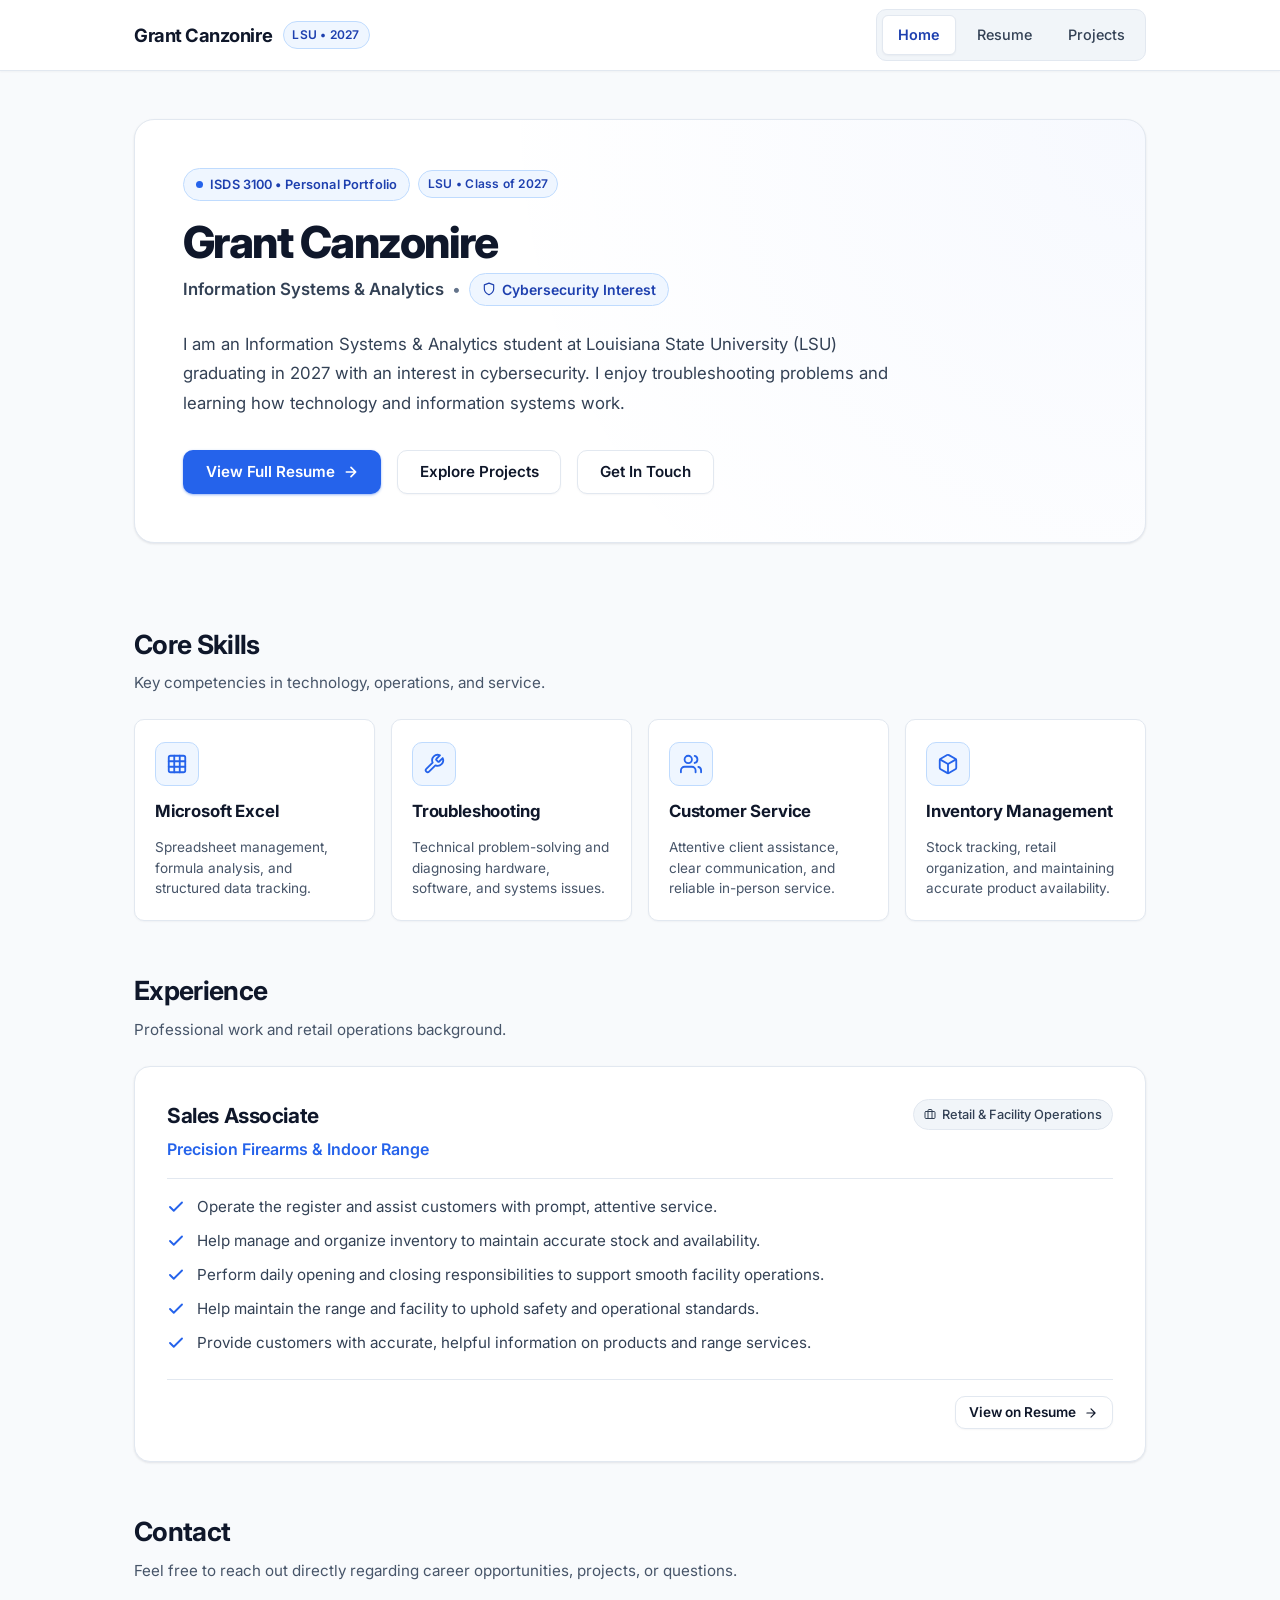
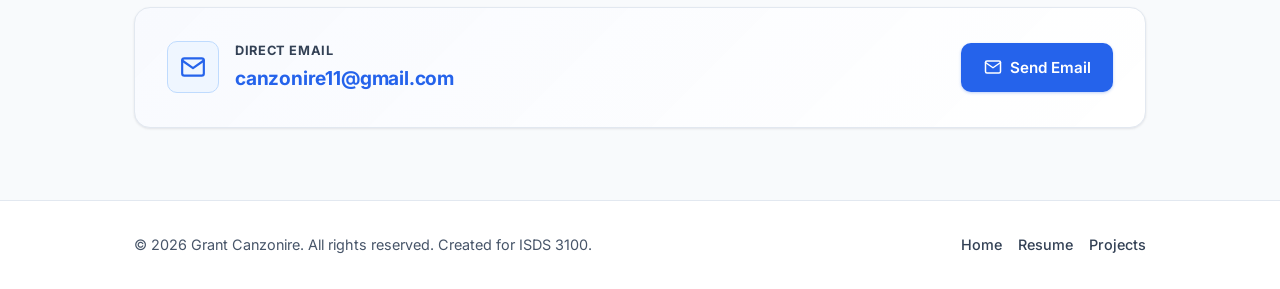
<file: index.html>
<!DOCTYPE html>
<html lang="en">
<head>
  <meta charset="UTF-8">
  <meta name="viewport" content="width=device-width, initial-scale=1.0">
  <meta name="description" content="Personal portfolio website of Grant Canzonire, Information Systems & Analytics student at Louisiana State University (LSU).">
  <title>Grant Canzonire | Home</title>
  <link rel="preconnect" href="https://fonts.googleapis.com">
  <link rel="preconnect" href="https://fonts.gstatic.com" crossorigin>
  <link href="https://fonts.googleapis.com/css2?family=Inter:wght@400;500;600;700;800&display=swap" rel="stylesheet">
  <link rel="stylesheet" href="styles.css">
</head>
<body>

  <a href="#main-content" class="skip-link">Skip to main content</a>

  <!-- Site Navigation -->
  <header class="site-header">
    <div class="container header-inner">
      <a href="index.html" class="site-brand">
        <span>Grant Canzonire</span>
        <span class="brand-badge">LSU &bull; 2027</span>
      </a>
      <nav class="main-nav" aria-label="Main Navigation">
        <a href="index.html" class="nav-link active" aria-current="page">Home</a>
        <a href="resume.html" class="nav-link">Resume</a>
        <a href="project.html" class="nav-link">Projects</a>
      </nav>
    </div>
  </header>

  <!-- Main Content Area -->
  <main id="main-content" class="main-content container">

    <!-- Section: Profile / About Me -->
    <section id="about" class="hero-section" aria-labelledby="profile-heading">
      <div class="hero-card">
        <div class="hero-top-row">
          <span class="hero-tag">
            <span class="hero-tag-dot"></span>
            ISDS 3100 &bull; Personal Portfolio
          </span>
          <span class="brand-badge">LSU &bull; Class of 2027</span>
        </div>

        <h1 id="profile-heading" class="hero-title">Grant Canzonire</h1>

        <div class="hero-pills">
          <span class="hero-pill-major">Information Systems &amp; Analytics</span>
          <span class="hero-pill-separator" style="color: var(--text-light);" aria-hidden="true">&bull;</span>
          <span class="hero-pill-focus">
            <svg aria-hidden="true" width="14" height="14" viewBox="0 0 24 24" fill="none" stroke="currentColor" stroke-width="2" stroke-linecap="round" stroke-linejoin="round">
              <path d="M12 22s8-4 8-10V5l-8-3-8 3v7c0 6 8 10 8 10z"/>
            </svg>
            Cybersecurity Interest
          </span>
        </div>

        <p class="hero-description">
          I am an Information Systems &amp; Analytics student at Louisiana State University (LSU) graduating in 2027 with an interest in cybersecurity. I enjoy troubleshooting problems and learning how technology and information systems work.
        </p>

        <div class="hero-actions">
          <a href="resume.html" class="btn btn-primary">
            View Full Resume
            <svg aria-hidden="true" width="16" height="16" viewBox="0 0 24 24" fill="none" stroke="currentColor" stroke-width="2.5" stroke-linecap="round" stroke-linejoin="round">
              <path d="M5 12h14M12 5l7 7-7 7"/>
            </svg>
          </a>
          <a href="project.html" class="btn btn-secondary">Explore Projects</a>
          <a href="#contact" class="btn btn-secondary">Get In Touch</a>
        </div>
      </div>
    </section>

    <!-- Section: Skills -->
    <section id="skills" class="section" aria-labelledby="skills-heading">
      <div class="section-header">
        <h2 id="skills-heading" class="section-title">Core Skills</h2>
        <p class="section-subtitle">Key competencies in technology, operations, and service.</p>
      </div>

      <div class="skills-grid">
        <!-- Skill 1: Microsoft Excel -->
        <div class="skill-card">
          <div class="skill-icon-wrapper">
            <svg aria-hidden="true" width="22" height="22" viewBox="0 0 24 24" fill="none" stroke="currentColor" stroke-width="2" stroke-linecap="round" stroke-linejoin="round">
              <rect x="3" y="3" width="18" height="18" rx="2" ry="2"/>
              <line x1="3" y1="9" x2="21" y2="9"/>
              <line x1="3" y1="15" x2="21" y2="15"/>
              <line x1="9" y1="3" x2="9" y2="21"/>
              <line x1="15" y1="3" x2="15" y2="21"/>
            </svg>
          </div>
          <h3 class="skill-title">Microsoft Excel</h3>
          <p class="skill-description">Spreadsheet management, formula analysis, and structured data tracking.</p>
        </div>

        <!-- Skill 2: Troubleshooting -->
        <div class="skill-card">
          <div class="skill-icon-wrapper">
            <svg aria-hidden="true" width="22" height="22" viewBox="0 0 24 24" fill="none" stroke="currentColor" stroke-width="2" stroke-linecap="round" stroke-linejoin="round">
              <path d="M14.7 6.3a1 1 0 0 0 0 1.4l1.6 1.6a1 1 0 0 0 1.4 0l3.77-3.77a6 6 0 0 1-7.94 7.94l-6.91 6.91a2.12 2.12 0 0 1-3-3l6.91-6.91a6 6 0 0 1 7.94-7.94l-3.76 3.76z"/>
            </svg>
          </div>
          <h3 class="skill-title">Troubleshooting</h3>
          <p class="skill-description">Technical problem-solving and diagnosing hardware, software, and systems issues.</p>
        </div>

        <!-- Skill 3: Customer Service -->
        <div class="skill-card">
          <div class="skill-icon-wrapper">
            <svg aria-hidden="true" width="22" height="22" viewBox="0 0 24 24" fill="none" stroke="currentColor" stroke-width="2" stroke-linecap="round" stroke-linejoin="round">
              <path d="M17 21v-2a4 4 0 0 0-4-4H5a4 4 0 0 0-4 4v2"/>
              <circle cx="9" cy="7" r="4"/>
              <path d="M23 21v-2a4 4 0 0 0-3-3.87"/>
              <path d="M16 3.13a4 4 0 0 1 0 7.75"/>
            </svg>
          </div>
          <h3 class="skill-title">Customer Service</h3>
          <p class="skill-description">Attentive client assistance, clear communication, and reliable in-person service.</p>
        </div>

        <!-- Skill 4: Inventory Management -->
        <div class="skill-card">
          <div class="skill-icon-wrapper">
            <svg aria-hidden="true" width="22" height="22" viewBox="0 0 24 24" fill="none" stroke="currentColor" stroke-width="2" stroke-linecap="round" stroke-linejoin="round">
              <path d="M21 16V8a2 2 0 0 0-1-1.73l-7-4a2 2 0 0 0-2 0l-7 4A2 2 0 0 0 3 8v8a2 2 0 0 0 1 1.73l7 4a2 2 0 0 0 2 0l7-4A2 2 0 0 0 21 16z"/>
              <polyline points="3.27 6.96 12 12.01 20.73 6.96"/>
              <line x1="12" y1="22.08" x2="12" y2="12"/>
            </svg>
          </div>
          <h3 class="skill-title">Inventory Management</h3>
          <p class="skill-description">Stock tracking, retail organization, and maintaining accurate product availability.</p>
        </div>
      </div>
    </section>

    <!-- Section: Experience -->
    <section id="experience" class="section" aria-labelledby="experience-heading">
      <div class="section-header">
        <h2 id="experience-heading" class="section-title">Experience</h2>
        <p class="section-subtitle">Professional work and retail operations background.</p>
      </div>

      <div class="experience-card">
        <article class="experience-item">
          <div class="experience-header-block">
            <div class="experience-role-group">
              <h3 class="experience-role">Sales Associate</h3>
              <p class="experience-org">Precision Firearms &amp; Indoor Range</p>
            </div>
            <span class="experience-status-badge">
              <svg aria-hidden="true" width="12" height="12" viewBox="0 0 24 24" fill="none" stroke="currentColor" stroke-width="2" stroke-linecap="round" stroke-linejoin="round">
                <rect x="2" y="7" width="20" height="14" rx="2" ry="2"/>
                <path d="M16 21V5a2 2 0 0 0-2-2h-4a2 2 0 0 0-2 2v16"/>
              </svg>
              Retail &amp; Facility Operations
            </span>
          </div>

          <ul class="experience-bullets">
            <li class="experience-bullet-item">
              <svg class="bullet-icon" aria-hidden="true" viewBox="0 0 24 24" fill="none" stroke="currentColor" stroke-width="2.5" stroke-linecap="round" stroke-linejoin="round">
                <polyline points="20 6 9 17 4 12"/>
              </svg>
              <span>Operate the register and assist customers with prompt, attentive service.</span>
            </li>
            <li class="experience-bullet-item">
              <svg class="bullet-icon" aria-hidden="true" viewBox="0 0 24 24" fill="none" stroke="currentColor" stroke-width="2.5" stroke-linecap="round" stroke-linejoin="round">
                <polyline points="20 6 9 17 4 12"/>
              </svg>
              <span>Help manage and organize inventory to maintain accurate stock and availability.</span>
            </li>
            <li class="experience-bullet-item">
              <svg class="bullet-icon" aria-hidden="true" viewBox="0 0 24 24" fill="none" stroke="currentColor" stroke-width="2.5" stroke-linecap="round" stroke-linejoin="round">
                <polyline points="20 6 9 17 4 12"/>
              </svg>
              <span>Perform daily opening and closing responsibilities to support smooth facility operations.</span>
            </li>
            <li class="experience-bullet-item">
              <svg class="bullet-icon" aria-hidden="true" viewBox="0 0 24 24" fill="none" stroke="currentColor" stroke-width="2.5" stroke-linecap="round" stroke-linejoin="round">
                <polyline points="20 6 9 17 4 12"/>
              </svg>
              <span>Help maintain the range and facility to uphold safety and operational standards.</span>
            </li>
            <li class="experience-bullet-item">
              <svg class="bullet-icon" aria-hidden="true" viewBox="0 0 24 24" fill="none" stroke="currentColor" stroke-width="2.5" stroke-linecap="round" stroke-linejoin="round">
                <polyline points="20 6 9 17 4 12"/>
              </svg>
              <span>Provide customers with accurate, helpful information on products and range services.</span>
            </li>
          </ul>

          <div class="experience-card-footer">
            <a href="resume.html" class="btn btn-secondary btn-sm">
              View on Resume
              <svg aria-hidden="true" width="14" height="14" viewBox="0 0 24 24" fill="none" stroke="currentColor" stroke-width="2" stroke-linecap="round" stroke-linejoin="round">
                <path d="M5 12h14M12 5l7 7-7 7"/>
              </svg>
            </a>
          </div>
        </article>
      </div>
    </section>

    <!-- Section: Contact -->
    <section id="contact" class="section" aria-labelledby="contact-heading">
      <div class="section-header">
        <h2 id="contact-heading" class="section-title">Contact</h2>
        <p class="section-subtitle">Feel free to reach out directly regarding career opportunities, projects, or questions.</p>
      </div>

      <div class="contact-featured-card">
        <div class="contact-info-block">
          <div class="contact-icon-large">
            <svg aria-hidden="true" width="26" height="26" viewBox="0 0 24 24" fill="none" stroke="currentColor" stroke-width="2" stroke-linecap="round" stroke-linejoin="round">
              <path d="M4 4h16c1.1 0 2 .9 2 2v12c0 1.1-.9 2-2 2H4c-1.1 0-2-.9-2-2V6c0-1.1.9-2 2-2z"/>
              <polyline points="22,6 12,13 2,6"/>
            </svg>
          </div>
          <div class="contact-text-group">
            <span class="contact-label">Direct Email</span>
            <a href="mailto:canzonire11@gmail.com" class="contact-email-link">canzonire11@gmail.com</a>
          </div>
        </div>

        <a href="mailto:canzonire11@gmail.com" class="contact-cta-btn">
          <svg aria-hidden="true" width="18" height="18" viewBox="0 0 24 24" fill="none" stroke="currentColor" stroke-width="2" stroke-linecap="round" stroke-linejoin="round">
            <path d="M4 4h16c1.1 0 2 .9 2 2v12c0 1.1-.9 2-2 2H4c-1.1 0-2-.9-2-2V6c0-1.1.9-2 2-2z"/>
            <polyline points="22,6 12,13 2,6"/>
          </svg>
          Send Email
        </a>
      </div>
    </section>

  </main>

  <!-- Site Footer -->
  <footer class="site-footer">
    <div class="container footer-inner">
      <p>&copy; 2026 Grant Canzonire. All rights reserved. Created for ISDS 3100.</p>
      <nav class="footer-links" aria-label="Footer Navigation">
        <a href="index.html">Home</a>
        <a href="resume.html">Resume</a>
        <a href="project.html">Projects</a>
      </nav>
    </div>
  </footer>

</body>
</html>
</file>
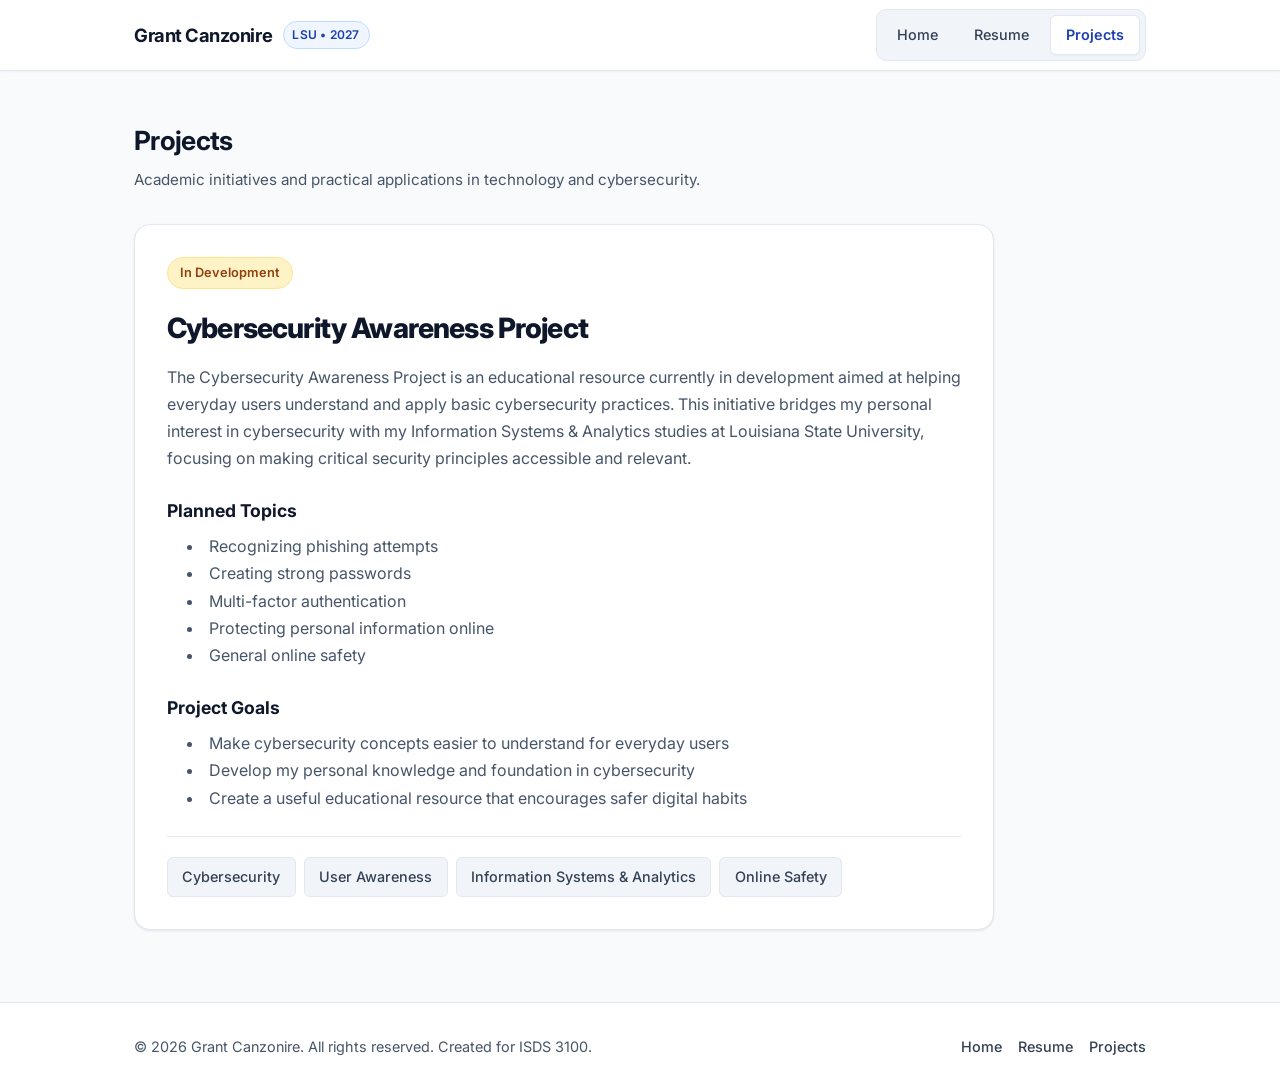
<file: project.html>
<!DOCTYPE html>
<html lang="en">
<head>
  <meta charset="UTF-8">
  <meta name="viewport" content="width=device-width, initial-scale=1.0">
  <meta name="description" content="Projects by Grant Canzonire - Information Systems &amp; Analytics student at Louisiana State University (LSU).">
  <title>Grant Canzonire | Projects</title>
  <link rel="preconnect" href="https://fonts.googleapis.com">
  <link rel="preconnect" href="https://fonts.gstatic.com" crossorigin>
  <link href="https://fonts.googleapis.com/css2?family=Inter:wght@400;500;600;700;800&display=swap" rel="stylesheet">
  <link rel="stylesheet" href="styles.css">
</head>
<body>

  <a href="#main-content" class="skip-link">Skip to main content</a>

  <!-- Site Navigation -->
  <header class="site-header">
    <div class="container header-inner">
      <a href="index.html" class="site-brand">
        <span>Grant Canzonire</span>
        <span class="brand-badge">LSU &bull; 2027</span>
      </a>
      <nav class="main-nav" aria-label="Main Navigation">
        <a href="index.html" class="nav-link">Home</a>
        <a href="resume.html" class="nav-link">Resume</a>
        <a href="project.html" class="nav-link active" aria-current="page">Projects</a>
      </nav>
    </div>
  </header>

  <!-- Main Content Area -->
  <main id="main-content" class="main-content container">

    <!-- Page Header -->
    <section class="section-header" style="margin-top: 1rem; margin-bottom: 2rem;">
      <h1 class="section-title">Projects</h1>
      <p class="section-subtitle">Academic initiatives and practical applications in technology and cybersecurity.</p>
    </section>

    <!-- Single Featured Project: In Development -->
    <article class="card" style="max-width: 860px;">
      
      <!-- Project Header / Status -->
      <div style="margin-bottom: 1.25rem;">
        <span class="project-badge" style="background-color: #fef3c7; color: #92400e; font-weight: 600; padding: 0.3rem 0.75rem; border-radius: 9999px;">
          In Development
        </span>
        <h2 class="project-title" style="font-size: 1.75rem; margin-top: 0.5rem; margin-bottom: 0.75rem;">
          Cybersecurity Awareness Project
        </h2>
        <p class="project-description" style="font-size: 1rem; line-height: 1.7; color: var(--text-muted); margin-bottom: 1.5rem;">
          The Cybersecurity Awareness Project is an educational resource currently in development aimed at helping everyday users understand and apply basic cybersecurity practices. This initiative bridges my personal interest in cybersecurity with my Information Systems &amp; Analytics studies at Louisiana State University, focusing on making critical security principles accessible and relevant.
        </p>
      </div>

      <!-- Planned Topics Section -->
      <div style="margin-bottom: 1.5rem;">
        <h3 style="font-size: 1.1rem; font-weight: 700; color: var(--text-main); margin-bottom: 0.5rem;">
          Planned Topics
        </h3>
        <ul style="padding-left: 1.25rem; color: var(--text-muted); line-height: 1.7;">
          <li>Recognizing phishing attempts</li>
          <li>Creating strong passwords</li>
          <li>Multi-factor authentication</li>
          <li>Protecting personal information online</li>
          <li>General online safety</li>
        </ul>
      </div>

      <!-- Project Goals Section -->
      <div style="margin-bottom: 1.5rem;">
        <h3 style="font-size: 1.1rem; font-weight: 700; color: var(--text-main); margin-bottom: 0.5rem;">
          Project Goals
        </h3>
        <ul style="padding-left: 1.25rem; color: var(--text-muted); line-height: 1.7;">
          <li>Make cybersecurity concepts easier to understand for everyday users</li>
          <li>Develop my personal knowledge and foundation in cybersecurity</li>
          <li>Create a useful educational resource that encourages safer digital habits</li>
        </ul>
      </div>

      <!-- Focus Tags -->
      <div class="project-tags" style="margin-bottom: 0; margin-top: 1.5rem; padding-top: 1.25rem; border-top: 1px solid var(--border-color);">
        <span class="skill-tag">Cybersecurity</span>
        <span class="skill-tag">User Awareness</span>
        <span class="skill-tag">Information Systems &amp; Analytics</span>
        <span class="skill-tag">Online Safety</span>
      </div>

    </article>

  </main>

  <!-- Site Footer -->
  <footer class="site-footer">
    <div class="container footer-inner">
      <p>&copy; 2026 Grant Canzonire. All rights reserved. Created for ISDS 3100.</p>
      <nav class="footer-links" aria-label="Footer Navigation">
        <a href="index.html">Home</a>
        <a href="resume.html">Resume</a>
        <a href="project.html">Projects</a>
      </nav>
    </div>
  </footer>

</body>
</html>
</file>
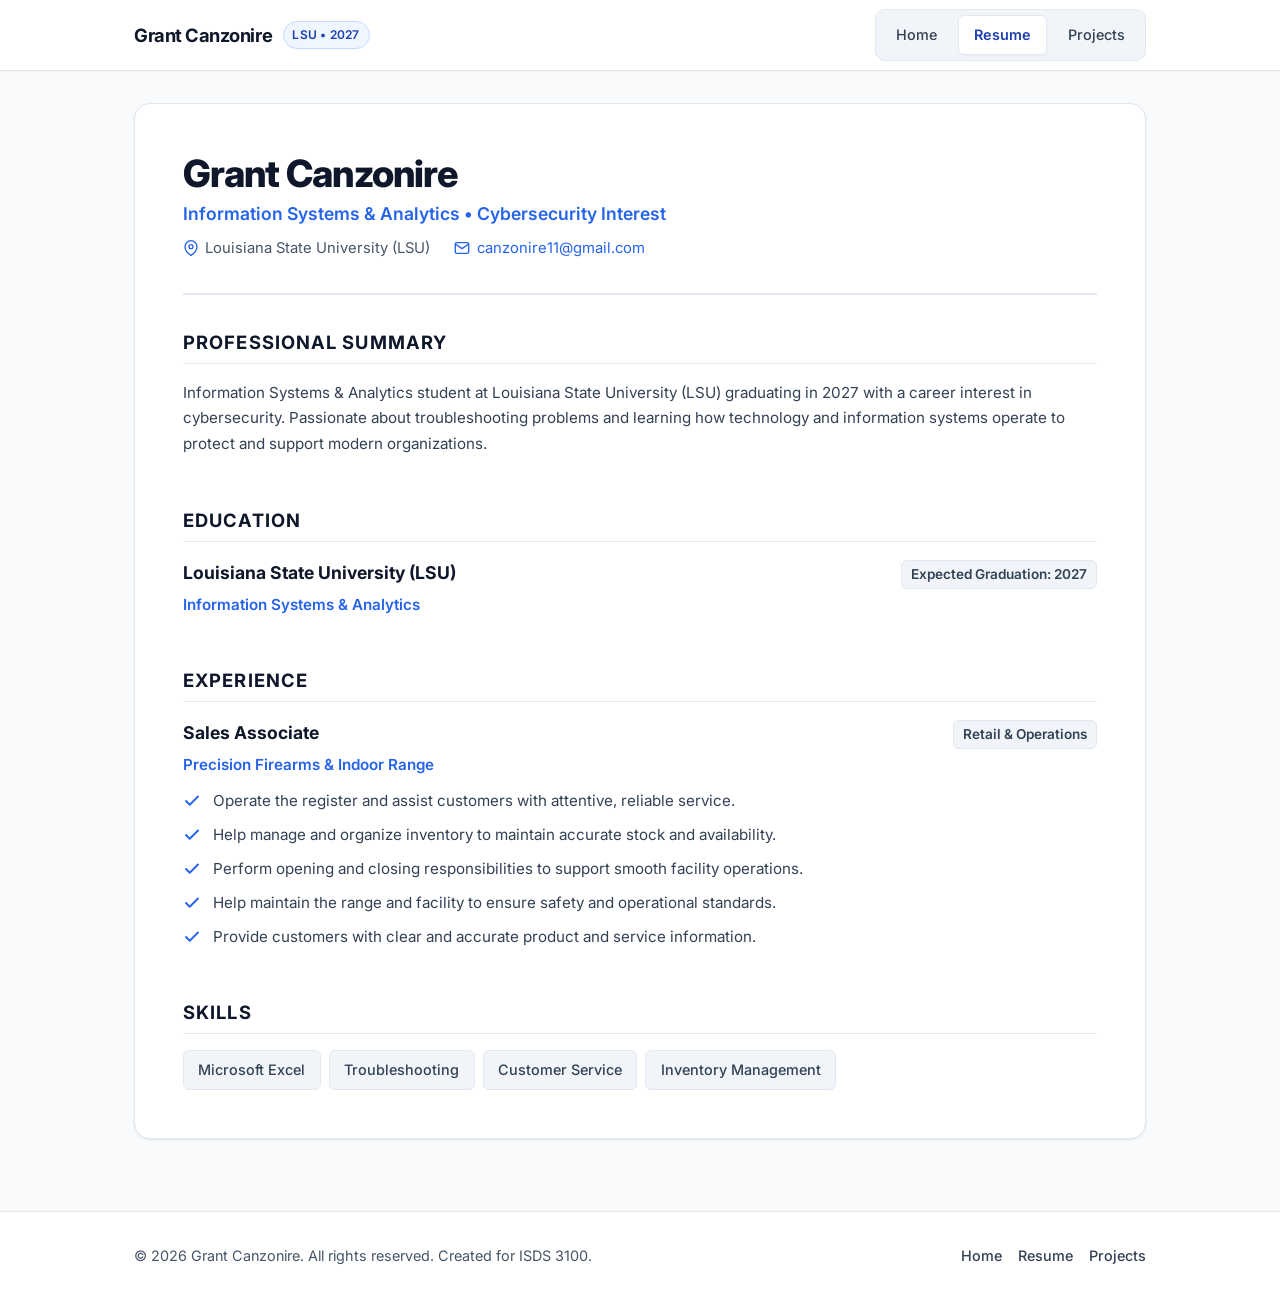
<file: resume.html>
<!DOCTYPE html>
<html lang="en">

<head>
  <meta charset="UTF-8">
  <meta name="viewport" content="width=device-width, initial-scale=1.0">
  <meta name="description"
    content="Resume of Grant Canzonire - Information Systems & Analytics student at Louisiana State University (LSU).">
  <title>Grant Canzonire | Resume</title>
  <link rel="preconnect" href="https://fonts.googleapis.com">
  <link rel="preconnect" href="https://fonts.gstatic.com" crossorigin>
  <link href="https://fonts.googleapis.com/css2?family=Inter:wght@400;500;600;700;800&display=swap" rel="stylesheet">
  <link rel="stylesheet" href="styles.css">
</head>

<body>

  <a href="#main-content" class="skip-link">Skip to main content</a>

  <!-- Site Navigation -->
  <header class="site-header">
    <div class="container header-inner">
      <a href="index.html" class="site-brand">
        <span>Grant Canzonire</span>
        <span class="brand-badge">LSU &bull; 2027</span>
      </a>
      <nav class="main-nav" aria-label="Main Navigation">
        <a href="index.html" class="nav-link">Home</a>
        <a href="resume.html" class="nav-link active" aria-current="page">Resume</a>
        <a href="project.html" class="nav-link">Projects</a>
      </nav>
    </div>
  </header>

  <!-- Main Content Area -->
  <main id="main-content" class="main-content container">

    <!-- Resume Container -->
    <article class="resume-paper">

      <!-- Resume Top Header -->
      <header class="resume-header">
        <div>
          <h1 class="resume-name">Grant Canzonire</h1>
          <p class="resume-headline">Information Systems &amp; Analytics &bull; Cybersecurity Interest</p>
          <div class="resume-meta">
            <span class="resume-meta-item">
              <svg aria-hidden="true" width="16" height="16" viewBox="0 0 24 24" fill="none" stroke="currentColor" stroke-width="2"
                stroke-linecap="round" stroke-linejoin="round">
                <path d="M21 10c0 7-9 13-9 13s-9-6-9-13a9 9 0 0 1 18 0z" />
                <circle cx="12" cy="10" r="3" />
              </svg>
              Louisiana State University (LSU)
            </span>
            <span class="resume-meta-item">
              <svg aria-hidden="true" width="16" height="16" viewBox="0 0 24 24" fill="none" stroke="currentColor" stroke-width="2"
                stroke-linecap="round" stroke-linejoin="round">
                <path d="M4 4h16c1.1 0 2 .9 2 2v12c0 1.1-.9 2-2 2H4c-1.1 0-2-.9-2-2V6c0-1.1.9-2 2-2z" />
                <polyline points="22,6 12,13 2,6" />
              </svg>
              <a href="mailto:canzonire11@gmail.com">canzonire11@gmail.com</a>
            </span>
          </div>
        </div>
      </header>

      <!-- Section: Professional Summary -->
      <section class="resume-section" aria-labelledby="resume-summary-title">
        <h2 id="resume-summary-title" class="resume-section-title">Professional Summary</h2>
        <p class="resume-entry-desc">
          Information Systems &amp; Analytics student at Louisiana State University (LSU) graduating in 2027 with a
          career interest in cybersecurity. Passionate about troubleshooting problems and learning how technology and
          information systems operate to protect and support modern organizations.
        </p>
      </section>

      <!-- Section: Education -->
      <section class="resume-section" aria-labelledby="resume-education-title">
        <h2 id="resume-education-title" class="resume-section-title">Education</h2>

        <div class="resume-entry">
          <div class="resume-entry-header">
            <h3 class="resume-entry-title">Louisiana State University (LSU)</h3>
            <span class="resume-entry-date">Expected Graduation: 2027</span>
          </div>
          <p class="resume-entry-subtitle">Information Systems &amp; Analytics</p>
        </div>
      </section>

      <!-- Section: Professional Experience -->
      <section class="resume-section" aria-labelledby="resume-experience-title">
        <h2 id="resume-experience-title" class="resume-section-title">Experience</h2>

        <div class="resume-entry">
          <div class="resume-entry-header">
            <h3 class="resume-entry-title">Sales Associate</h3>
            <span class="resume-entry-date">Retail &amp; Operations</span>
          </div>
          <p class="resume-entry-subtitle">Precision Firearms &amp; Indoor Range</p>
          <ul class="experience-bullets" style="margin-top: 0.75rem;">
            <li class="experience-bullet-item">
              <svg class="bullet-icon" aria-hidden="true" viewBox="0 0 24 24" fill="none" stroke="currentColor" stroke-width="2.5"
                stroke-linecap="round" stroke-linejoin="round">
                <polyline points="20 6 9 17 4 12" />
              </svg>
              <span>Operate the register and assist customers with attentive, reliable service.</span>
            </li>
            <li class="experience-bullet-item">
              <svg class="bullet-icon" aria-hidden="true" viewBox="0 0 24 24" fill="none" stroke="currentColor" stroke-width="2.5"
                stroke-linecap="round" stroke-linejoin="round">
                <polyline points="20 6 9 17 4 12" />
              </svg>
              <span>Help manage and organize inventory to maintain accurate stock and availability.</span>
            </li>
            <li class="experience-bullet-item">
              <svg class="bullet-icon" aria-hidden="true" viewBox="0 0 24 24" fill="none" stroke="currentColor" stroke-width="2.5"
                stroke-linecap="round" stroke-linejoin="round">
                <polyline points="20 6 9 17 4 12" />
              </svg>
              <span>Perform opening and closing responsibilities to support smooth facility operations.</span>
            </li>
            <li class="experience-bullet-item">
              <svg class="bullet-icon" aria-hidden="true" viewBox="0 0 24 24" fill="none" stroke="currentColor" stroke-width="2.5"
                stroke-linecap="round" stroke-linejoin="round">
                <polyline points="20 6 9 17 4 12" />
              </svg>
              <span>Help maintain the range and facility to ensure safety and operational standards.</span>
            </li>
            <li class="experience-bullet-item">
              <svg class="bullet-icon" aria-hidden="true" viewBox="0 0 24 24" fill="none" stroke="currentColor" stroke-width="2.5"
                stroke-linecap="round" stroke-linejoin="round">
                <polyline points="20 6 9 17 4 12" />
              </svg>
              <span>Provide customers with clear and accurate product and service information.</span>
            </li>
          </ul>
        </div>
      </section>

      <!-- Section: Core Skills -->
      <section class="resume-section" aria-labelledby="resume-skills-title">
        <h2 id="resume-skills-title" class="resume-section-title">Skills</h2>
        <div class="skill-tags" style="margin-top: 0.75rem;">
          <span class="skill-tag">Microsoft Excel</span>
          <span class="skill-tag">Troubleshooting</span>
          <span class="skill-tag">Customer Service</span>
          <span class="skill-tag">Inventory Management</span>
        </div>
      </section>

    </article>

  </main>

  <!-- Site Footer -->
  <footer class="site-footer">
    <div class="container footer-inner">
      <p>&copy; 2026 Grant Canzonire. All rights reserved. Created for ISDS 3100.</p>
      <nav class="footer-links" aria-label="Footer Navigation">
        <a href="index.html">Home</a>
        <a href="resume.html">Resume</a>
        <a href="project.html">Projects</a>
      </nav>
    </div>
  </footer>

</body>

</html>
</file>
<file: styles.css>
/* ==========================================================================
   Grant Canzonire - Personal Portfolio Stylesheet
   Modern, executive, recruiter-ready design system with responsive layouts.
   ========================================================================== */

/* --------------------------------------------------------------------------
   1. Design System & CSS Variables
   -------------------------------------------------------------------------- */
:root {
  /* Color Palette - Executive Slate & Deep Cobalt */
  --primary: #2563eb;
  --primary-hover: #1d4ed8;
  --primary-dark: #1e40af;
  --primary-subtle: #eff6ff;
  --primary-border: #bfdbfe;

  --accent-gold: #b45309;
  --accent-gold-bg: #fef3c7;
  --accent-gold-border: #fde68a;

  --text-main: #0f172a;
  --text-secondary: #334155;
  --text-muted: #475569;
  --text-light: #64748b;

  --bg-body: #f8fafc;
  --bg-surface: #ffffff;
  --bg-surface-alt: #f1f5f9;
  --bg-surface-elevated: #ffffff;

  --border-color: #e2e8f0;
  --border-subtle: #f1f5f9;
  --border-hover: #cbd5e1;

  /* Typography */
  --font-sans: 'Inter', system-ui, -apple-system, BlinkMacSystemFont, 'Segoe UI', Roboto, Oxygen, Ubuntu, Cantarell, sans-serif;
  --font-mono: ui-monospace, SFMono-Regular, Menlo, Monaco, Consolas, monospace;

  /* Spacing */
  --space-2xs: 0.125rem;
  --space-xs: 0.25rem;
  --space-sm: 0.5rem;
  --space-md: 1rem;
  --space-lg: 1.5rem;
  --space-xl: 2rem;
  --space-2xl: 3rem;
  --space-3xl: 4.5rem;

  /* Border Radii */
  --radius-xs: 4px;
  --radius-sm: 6px;
  --radius-md: 10px;
  --radius-lg: 16px;
  --radius-xl: 20px;
  --radius-full: 9999px;

  /* Elevation Shadows (Layered & Soft) */
  --shadow-xs: 0 1px 2px rgba(15, 23, 42, 0.04);
  --shadow-sm: 0 1px 3px rgba(15, 23, 42, 0.06), 0 1px 2px rgba(15, 23, 42, 0.04);
  --shadow-md: 0 4px 14px -2px rgba(15, 23, 42, 0.07), 0 2px 6px -1px rgba(15, 23, 42, 0.04);
  --shadow-lg: 0 12px 24px -4px rgba(15, 23, 42, 0.09), 0 4px 8px -2px rgba(15, 23, 42, 0.04);
  --shadow-hover: 0 14px 28px -4px rgba(37, 99, 235, 0.12), 0 4px 10px -2px rgba(15, 23, 42, 0.05);

  /* Transitions */
  --transition-fast: 150ms cubic-bezier(0.4, 0, 0.2, 1);
  --transition-normal: 220ms cubic-bezier(0.4, 0, 0.2, 1);
}

/* --------------------------------------------------------------------------
   2. Reset & Global Styles
   -------------------------------------------------------------------------- */
*, *::before, *::after {
  box-sizing: border-box;
  margin: 0;
  padding: 0;
}

html {
  font-size: 16px;
  scroll-behavior: smooth;
  text-rendering: optimizeLegibility;
  -webkit-text-size-adjust: 100%;
}

body {
  font-family: var(--font-sans);
  background-color: var(--bg-body);
  color: var(--text-main);
  line-height: 1.65;
  min-height: 100vh;
  display: flex;
  flex-direction: column;
  -webkit-font-smoothing: antialiased;
  -moz-osx-font-smoothing: grayscale;
  overflow-x: hidden;
  overflow-wrap: break-word;
  width: 100%;
}

/* Accessibility: Skip Link */
.skip-link {
  position: absolute;
  top: -100px;
  left: 1rem;
  background-color: var(--primary-dark);
  color: #ffffff;
  padding: 0.6rem 1.1rem;
  border-radius: var(--radius-sm);
  font-weight: 600;
  font-size: 0.9rem;
  z-index: 1000;
  text-decoration: none;
  box-shadow: var(--shadow-md);
  transition: top var(--transition-fast);
}

.skip-link:focus {
  top: 1rem;
  outline: 2px solid #ffffff;
  outline-offset: 2px;
}

/* Accessibility: Keyboard Focus Styles */
:focus-visible {
  outline: 2px solid var(--primary);
  outline-offset: 2px;
}

.site-brand:focus-visible {
  outline: 2px solid var(--primary);
  outline-offset: 3px;
  border-radius: var(--radius-xs);
}

.nav-link:focus-visible {
  outline: 2px solid var(--primary-dark);
  outline-offset: 1px;
}

.btn:focus-visible,
.contact-cta-btn:focus-visible {
  outline: 2px solid var(--primary-dark);
  outline-offset: 2px;
}

.contact-email-link:focus-visible,
.resume-meta-item a:focus-visible,
.footer-links a:focus-visible {
  outline: 2px solid var(--primary);
  outline-offset: 2px;
  border-radius: var(--radius-xs);
}

a {
  color: var(--primary);
  text-decoration: none;
  transition: color var(--transition-fast);
}

a:hover {
  color: var(--primary-hover);
}

img, svg {
  vertical-align: middle;
}

ul {
  list-style-position: inside;
}

/* --------------------------------------------------------------------------
   3. Layout & Containers
   -------------------------------------------------------------------------- */
.container {
  width: 100%;
  max-width: 1060px;
  margin-left: auto;
  margin-right: auto;
  padding-left: var(--space-lg);
  padding-right: var(--space-lg);
}

.main-content {
  flex: 1;
  padding-top: var(--space-xl);
  padding-bottom: var(--space-3xl);
}

/* --------------------------------------------------------------------------
   4. Header & Navigation
   -------------------------------------------------------------------------- */
.site-header {
  background-color: rgba(255, 255, 255, 0.92);
  backdrop-filter: blur(12px);
  -webkit-backdrop-filter: blur(12px);
  border-bottom: 1px solid var(--border-color);
  position: sticky;
  top: 0;
  z-index: 100;
  box-shadow: var(--shadow-xs);
  transition: background-color var(--transition-fast);
}

.header-inner {
  display: flex;
  align-items: center;
  justify-content: space-between;
  height: 70px;
}

.site-brand {
  display: inline-flex;
  align-items: center;
  gap: 0.65rem;
  font-size: 1.15rem;
  font-weight: 700;
  color: var(--text-main);
  letter-spacing: -0.025em;
  transition: opacity var(--transition-fast);
}

.site-brand:hover {
  opacity: 0.85;
}

.brand-badge {
  display: inline-flex;
  align-items: center;
  padding: 0.2rem 0.55rem;
  background-color: var(--primary-subtle);
  color: var(--primary-dark);
  border: 1px solid var(--primary-border);
  border-radius: var(--radius-full);
  font-size: 0.75rem;
  font-weight: 600;
  letter-spacing: 0.02em;
}

.main-nav {
  display: flex;
  align-items: center;
  gap: 0.35rem;
  background-color: var(--bg-surface-alt);
  padding: 0.3rem;
  border-radius: var(--radius-md);
  border: 1px solid var(--border-color);
}

.nav-link {
  display: inline-flex;
  align-items: center;
  justify-content: center;
  padding: 0.45rem 0.95rem;
  font-weight: 500;
  font-size: 0.9rem;
  color: var(--text-secondary);
  border-radius: var(--radius-sm);
  transition: all var(--transition-fast);
  text-decoration: none;
  min-height: 38px;
}

.nav-link:hover {
  color: var(--primary-dark);
  background-color: rgba(255, 255, 255, 0.85);
}

.nav-link.active,
.nav-link[aria-current="page"] {
  color: var(--primary-dark);
  background-color: var(--bg-surface);
  font-weight: 600;
  box-shadow: var(--shadow-xs);
  border: 1px solid var(--border-color);
}

/* --------------------------------------------------------------------------
   5. Hero / Profile Banner
   -------------------------------------------------------------------------- */
.hero-section {
  padding-top: var(--space-md);
  padding-bottom: var(--space-xl);
}

.hero-card {
  background-color: var(--bg-surface);
  border: 1px solid var(--border-color);
  border-radius: var(--radius-xl);
  padding: var(--space-2xl);
  box-shadow: var(--shadow-sm);
  position: relative;
  overflow: hidden;
  background-image: radial-gradient(circle at 100% 0%, rgba(37, 99, 235, 0.04) 0%, transparent 60%);
}

.hero-top-row {
  display: flex;
  flex-wrap: wrap;
  align-items: center;
  gap: var(--space-sm);
  margin-bottom: var(--space-md);
}

.hero-tag {
  display: inline-flex;
  align-items: center;
  gap: 0.45rem;
  background-color: var(--primary-subtle);
  color: var(--primary-dark);
  border: 1px solid var(--primary-border);
  padding: 0.3rem 0.75rem;
  border-radius: var(--radius-full);
  font-size: 0.8rem;
  font-weight: 600;
  letter-spacing: 0.01em;
}

.hero-tag-dot {
  width: 7px;
  height: 7px;
  background-color: var(--primary);
  border-radius: 50%;
  display: inline-block;
}

.hero-title {
  font-size: 2.75rem;
  font-weight: 800;
  letter-spacing: -0.035em;
  line-height: 1.15;
  color: var(--text-main);
  margin-bottom: var(--space-xs);
}

/* Distinct Hierarchy Badges for Major and Cybersecurity Focus */
.hero-pills {
  display: flex;
  flex-wrap: wrap;
  gap: var(--space-sm);
  align-items: center;
  margin-top: 0.35rem;
  margin-bottom: var(--space-lg);
}

.hero-pill-major {
  display: inline-flex;
  align-items: center;
  gap: 0.4rem;
  font-size: 1.05rem;
  font-weight: 600;
  color: var(--text-secondary);
}

.hero-pill-focus {
  display: inline-flex;
  align-items: center;
  gap: 0.35rem;
  background-color: var(--primary-subtle);
  color: var(--primary-dark);
  border: 1px solid var(--primary-border);
  padding: 0.25rem 0.75rem;
  border-radius: var(--radius-full);
  font-size: 0.875rem;
  font-weight: 600;
}

.hero-subtitle {
  font-size: 1.15rem;
  font-weight: 600;
  color: var(--primary-dark);
  margin-bottom: var(--space-md);
}

.hero-description {
  font-size: 1.05rem;
  color: var(--text-secondary);
  max-width: 720px;
  line-height: 1.75;
  margin-bottom: var(--space-xl);
}

.hero-actions {
  display: flex;
  flex-wrap: wrap;
  align-items: center;
  gap: var(--space-md);
}

/* --------------------------------------------------------------------------
   6. Buttons & Interactive Controls
   -------------------------------------------------------------------------- */
.btn {
  display: inline-flex;
  align-items: center;
  justify-content: center;
  gap: 0.5rem;
  padding: 0.7rem 1.35rem;
  font-size: 0.95rem;
  font-weight: 600;
  border-radius: var(--radius-md);
  border: 1px solid transparent;
  cursor: pointer;
  transition: all var(--transition-normal);
  text-decoration: none;
  line-height: 1.25;
}

.btn svg {
  transition: transform var(--transition-fast);
}

.btn:active {
  transform: scale(0.985);
}

.btn-primary {
  background-color: var(--primary);
  color: #ffffff;
  box-shadow: 0 1px 3px rgba(37, 99, 235, 0.3), 0 1px 2px rgba(37, 99, 235, 0.2);
}

.btn-primary:hover {
  background-color: var(--primary-hover);
  color: #ffffff;
  box-shadow: 0 4px 10px rgba(37, 99, 235, 0.35);
  transform: translateY(-1px);
}

.btn-primary:hover svg {
  transform: translateX(2px);
}

.btn-secondary {
  background-color: var(--bg-surface);
  color: var(--text-main);
  border-color: var(--border-color);
  box-shadow: var(--shadow-xs);
}

.btn-secondary:hover {
  background-color: var(--bg-surface-alt);
  border-color: var(--border-hover);
  color: var(--primary-dark);
  transform: translateY(-1px);
  box-shadow: var(--shadow-sm);
}

.btn-sm {
  padding: 0.45rem 0.85rem;
  font-size: 0.85rem;
}

/* --------------------------------------------------------------------------
   7. Section Headers & Cards
   -------------------------------------------------------------------------- */
.section {
  margin-top: var(--space-2xl);
}

.section-header {
  margin-bottom: var(--space-lg);
}

.section-title {
  font-size: 1.65rem;
  font-weight: 700;
  letter-spacing: -0.025em;
  color: var(--text-main);
  display: flex;
  align-items: center;
  gap: 0.5rem;
}

.section-subtitle {
  font-size: 0.95rem;
  color: var(--text-muted);
  margin-top: var(--space-xs);
}

.card {
  background-color: var(--bg-surface);
  border: 1px solid var(--border-color);
  border-radius: var(--radius-lg);
  padding: var(--space-xl);
  box-shadow: var(--shadow-sm);
  transition: transform var(--transition-normal), box-shadow var(--transition-normal), border-color var(--transition-normal);
}

.card:hover {
  box-shadow: var(--shadow-md);
  border-color: var(--border-hover);
}

/* --------------------------------------------------------------------------
   8. Skills Section - Polished 4-Card Responsive Grid
   -------------------------------------------------------------------------- */
.skills-grid {
  display: grid;
  grid-template-columns: repeat(auto-fit, minmax(220px, 1fr));
  gap: var(--space-md);
}

.skill-card {
  background-color: var(--bg-surface);
  border: 1px solid var(--border-color);
  border-radius: var(--radius-md);
  padding: 1.35rem 1.25rem;
  display: flex;
  flex-direction: column;
  gap: 0.75rem;
  box-shadow: var(--shadow-xs);
  transition: transform var(--transition-normal), box-shadow var(--transition-normal), border-color var(--transition-normal);
}

.skill-card:hover {
  transform: translateY(-2px);
  box-shadow: var(--shadow-md);
  border-color: var(--primary-border);
}

.skill-icon-wrapper {
  width: 44px;
  height: 44px;
  border-radius: var(--radius-md);
  background-color: var(--primary-subtle);
  color: var(--primary);
  display: flex;
  align-items: center;
  justify-content: center;
  border: 1px solid var(--primary-border);
  transition: background-color var(--transition-fast), color var(--transition-fast);
}

.skill-card:hover .skill-icon-wrapper {
  background-color: var(--primary);
  color: #ffffff;
}

.skill-title {
  font-size: 1.05rem;
  font-weight: 700;
  color: var(--text-main);
  letter-spacing: -0.01em;
}

.skill-description {
  font-size: 0.85rem;
  color: var(--text-muted);
  line-height: 1.5;
}

/* Backward compatibility for tag styles if used */
.skill-tags {
  display: flex;
  flex-wrap: wrap;
  gap: var(--space-sm);
}

.skill-tag {
  display: inline-flex;
  align-items: center;
  background-color: var(--bg-surface-alt);
  color: var(--text-secondary);
  border: 1px solid var(--border-color);
  padding: 0.45rem 0.9rem;
  border-radius: var(--radius-sm);
  font-size: 0.9rem;
  font-weight: 500;
  transition: all var(--transition-fast);
}

.skill-tag:hover {
  background-color: var(--primary-subtle);
  color: var(--primary-dark);
  border-color: var(--primary-border);
}

/* --------------------------------------------------------------------------
   9. Experience Section
   -------------------------------------------------------------------------- */
.experience-card {
  background-color: var(--bg-surface);
  border: 1px solid var(--border-color);
  border-radius: var(--radius-lg);
  padding: var(--space-xl);
  box-shadow: var(--shadow-sm);
  transition: box-shadow var(--transition-normal), border-color var(--transition-normal);
}

.experience-card:hover {
  box-shadow: var(--shadow-md);
  border-color: var(--border-hover);
}

.experience-item {
  position: relative;
}

.experience-header-block {
  display: flex;
  align-items: flex-start;
  justify-content: space-between;
  flex-wrap: wrap;
  gap: var(--space-sm);
  margin-bottom: var(--space-md);
  padding-bottom: var(--space-md);
  border-bottom: 1px solid var(--border-color);
}

.experience-role-group {
  display: flex;
  flex-direction: column;
  gap: 0.15rem;
}

.experience-role {
  font-size: 1.3rem;
  font-weight: 700;
  color: var(--text-main);
  letter-spacing: -0.02em;
}

.experience-org {
  font-size: 1rem;
  font-weight: 600;
  color: var(--primary);
}

.experience-status-badge {
  display: inline-flex;
  align-items: center;
  gap: 0.35rem;
  background-color: var(--bg-surface-alt);
  color: var(--text-secondary);
  border: 1px solid var(--border-color);
  padding: 0.25rem 0.65rem;
  border-radius: var(--radius-full);
  font-size: 0.8rem;
  font-weight: 500;
}

.experience-bullets {
  list-style: none;
  padding: 0;
  display: flex;
  flex-direction: column;
  gap: 0.6rem;
}

.experience-bullet-item {
  display: flex;
  align-items: flex-start;
  gap: 0.75rem;
  font-size: 0.95rem;
  color: var(--text-secondary);
  line-height: 1.6;
}

.bullet-icon {
  flex-shrink: 0;
  width: 18px;
  height: 18px;
  color: var(--primary);
  margin-top: 3px;
}

.experience-card-footer {
  margin-top: var(--space-lg);
  padding-top: var(--space-md);
  border-top: 1px solid var(--border-color);
  display: flex;
  justify-content: flex-end;
}

/* --------------------------------------------------------------------------
   10. Contact Section - High-Visibility Featured Card
   -------------------------------------------------------------------------- */
.contact-featured-card {
  background-color: var(--bg-surface);
  border: 1px solid var(--border-color);
  border-radius: var(--radius-lg);
  padding: var(--space-xl);
  box-shadow: var(--shadow-sm);
  display: flex;
  flex-wrap: wrap;
  align-items: center;
  justify-content: space-between;
  gap: var(--space-lg);
  background-image: linear-gradient(135deg, rgba(37, 99, 235, 0.03) 0%, transparent 100%);
  transition: box-shadow var(--transition-normal), border-color var(--transition-normal);
}

.contact-featured-card:hover {
  box-shadow: var(--shadow-md);
  border-color: var(--primary-border);
}

.contact-info-block {
  display: flex;
  align-items: center;
  gap: var(--space-md);
}

.contact-icon-large {
  width: 52px;
  height: 52px;
  border-radius: var(--radius-md);
  background-color: var(--primary-subtle);
  border: 1px solid var(--primary-border);
  color: var(--primary);
  display: flex;
  align-items: center;
  justify-content: center;
  flex-shrink: 0;
}

.contact-text-group {
  display: flex;
  flex-direction: column;
}

.contact-label {
  font-size: 0.8rem;
  font-weight: 700;
  text-transform: uppercase;
  letter-spacing: 0.05em;
  color: var(--text-secondary);
  margin-bottom: 0.15rem;
}

.contact-email-link {
  font-size: 1.2rem;
  font-weight: 700;
  color: var(--primary);
  letter-spacing: -0.01em;
  word-break: break-all;
  overflow-wrap: anywhere;
  transition: color var(--transition-fast);
}

.contact-email-link:hover {
  color: var(--primary-hover);
  text-decoration: underline;
}

.contact-cta-btn {
  display: inline-flex;
  align-items: center;
  gap: 0.5rem;
  padding: 0.75rem 1.4rem;
  background-color: var(--primary);
  color: #ffffff;
  border-radius: var(--radius-md);
  font-weight: 600;
  font-size: 0.95rem;
  transition: all var(--transition-fast);
  box-shadow: 0 1px 3px rgba(37, 99, 235, 0.3);
}

.contact-cta-btn:hover {
  background-color: var(--primary-hover);
  color: #ffffff;
  transform: translateY(-1px);
  box-shadow: 0 4px 10px rgba(37, 99, 235, 0.35);
}

/* --------------------------------------------------------------------------
   11. Project Page Styles
   -------------------------------------------------------------------------- */
.project-card-detail {
  background-color: var(--bg-surface);
  border: 1px solid var(--border-color);
  border-radius: var(--radius-lg);
  padding: var(--space-2xl);
  box-shadow: var(--shadow-sm);
  max-width: 860px;
}

.project-status-pill,
.project-badge {
  display: inline-flex;
  align-items: center;
  gap: 0.35rem;
  background-color: var(--accent-gold-bg);
  color: var(--accent-gold);
  border: 1px solid var(--accent-gold-border);
  font-weight: 600;
  font-size: 0.8rem;
  padding: 0.25rem 0.75rem;
  border-radius: var(--radius-full);
  margin-bottom: var(--space-sm);
}

.project-title {
  font-size: 1.85rem;
  font-weight: 800;
  letter-spacing: -0.03em;
  color: var(--text-main);
  margin-top: 0.25rem;
  margin-bottom: 0.75rem;
}

.project-description {
  font-size: 1.025rem;
  line-height: 1.75;
  color: var(--text-secondary);
  margin-bottom: var(--space-xl);
}

.project-block {
  margin-bottom: var(--space-xl);
}

.project-block-title {
  font-size: 1.15rem;
  font-weight: 700;
  color: var(--text-main);
  margin-bottom: 0.65rem;
  letter-spacing: -0.015em;
}

.project-item-list {
  list-style: none;
  padding: 0;
  display: flex;
  flex-direction: column;
  gap: 0.5rem;
}

.project-item-list li {
  display: flex;
  align-items: flex-start;
  gap: 0.65rem;
  color: var(--text-secondary);
  font-size: 0.95rem;
  line-height: 1.6;
}

.project-check-icon {
  width: 18px;
  height: 18px;
  color: var(--primary);
  flex-shrink: 0;
  margin-top: 3px;
}

.project-tags,
.project-tags-row {
  display: flex;
  flex-wrap: wrap;
  gap: var(--space-sm);
  margin-top: var(--space-xl);
  padding-top: var(--space-lg);
  border-top: 1px solid var(--border-color);
}

/* --------------------------------------------------------------------------
   12. Resume Page Styles
   -------------------------------------------------------------------------- */
.resume-paper {
  background-color: var(--bg-surface);
  border: 1px solid var(--border-color);
  border-radius: var(--radius-lg);
  padding: var(--space-2xl);
  box-shadow: var(--shadow-sm);
}

.resume-header {
  border-bottom: 2px solid var(--border-color);
  padding-bottom: var(--space-xl);
  margin-bottom: var(--space-xl);
}

.resume-name {
  font-size: 2.35rem;
  font-weight: 800;
  letter-spacing: -0.03em;
  color: var(--text-main);
  line-height: 1.15;
}

.resume-headline {
  font-size: 1.1rem;
  font-weight: 600;
  color: var(--primary);
  margin-top: var(--space-xs);
}

.resume-meta {
  display: flex;
  flex-wrap: wrap;
  gap: var(--space-lg);
  color: var(--text-muted);
  font-size: 0.925rem;
  margin-top: var(--space-sm);
}

.resume-meta-item {
  display: inline-flex;
  align-items: center;
  gap: 0.4rem;
  max-width: 100%;
}

.resume-meta-item svg {
  color: var(--primary);
  flex-shrink: 0;
}

.resume-meta-item a {
  word-break: break-word;
  overflow-wrap: anywhere;
}

.resume-meta-item a:hover {
  text-decoration: underline;
}

.resume-section {
  margin-bottom: var(--space-2xl);
}

.resume-section:last-child {
  margin-bottom: 0;
}

.resume-section-title {
  font-size: 1.15rem;
  font-weight: 700;
  text-transform: uppercase;
  letter-spacing: 0.06em;
  color: var(--text-main);
  border-bottom: 1px solid var(--border-color);
  padding-bottom: 0.35rem;
  margin-bottom: var(--space-md);
  display: flex;
  align-items: center;
  gap: 0.5rem;
}

.resume-entry {
  margin-bottom: var(--space-lg);
}

.resume-entry:last-child {
  margin-bottom: 0;
}

.resume-entry-header {
  display: flex;
  justify-content: space-between;
  align-items: baseline;
  flex-wrap: wrap;
  gap: 0.5rem;
  margin-bottom: 0.2rem;
}

.resume-entry-title {
  font-size: 1.1rem;
  font-weight: 700;
  color: var(--text-main);
}

.resume-entry-date {
  font-size: 0.85rem;
  color: var(--text-secondary);
  font-weight: 600;
  background-color: var(--bg-surface-alt);
  padding: 0.15rem 0.55rem;
  border-radius: var(--radius-sm);
  border: 1px solid var(--border-color);
}

.resume-entry-subtitle {
  font-size: 0.95rem;
  font-weight: 600;
  color: var(--primary);
  margin-bottom: var(--space-xs);
}

.resume-entry-desc {
  font-size: 0.95rem;
  color: var(--text-secondary);
  line-height: 1.7;
}

/* --------------------------------------------------------------------------
   13. Footer
   -------------------------------------------------------------------------- */
.site-footer {
  background-color: var(--bg-surface);
  border-top: 1px solid var(--border-color);
  padding-top: var(--space-xl);
  padding-bottom: var(--space-xl);
  margin-top: auto;
  font-size: 0.9rem;
  color: var(--text-muted);
}

.footer-inner {
  display: flex;
  flex-wrap: wrap;
  align-items: center;
  justify-content: space-between;
  gap: var(--space-md);
}

.footer-links {
  display: flex;
  gap: var(--space-md);
  flex-wrap: wrap;
}

.footer-links a {
  color: var(--text-secondary);
  font-weight: 500;
  transition: color var(--transition-fast);
}

.footer-links a:hover {
  color: var(--primary);
  text-decoration: underline;
}

/* --------------------------------------------------------------------------
   14. Responsive Queries
   -------------------------------------------------------------------------- */
@media (max-width: 768px) {
  .header-inner {
    height: auto;
    padding-top: var(--space-sm);
    padding-bottom: var(--space-sm);
    flex-direction: column;
    gap: var(--space-sm);
  }

  .site-brand {
    justify-content: center;
  }

  .main-nav {
    width: 100%;
    justify-content: center;
    flex-wrap: wrap;
    gap: 0.25rem;
  }

  .hero-title {
    font-size: 2.15rem;
  }

  .hero-card, .card, .resume-paper, .project-card-detail {
    padding: var(--space-lg);
  }

  .skills-grid {
    grid-template-columns: 1fr 1fr;
  }

  .contact-featured-card {
    flex-direction: column;
    align-items: flex-start;
    gap: 1.25rem;
  }

  .contact-cta-btn {
    width: 100%;
    justify-content: center;
  }

  .footer-inner {
    flex-direction: column;
    text-align: center;
    gap: 1rem;
  }

  .footer-links {
    justify-content: center;
  }
}

@media (max-width: 520px) {
  .skills-grid {
    grid-template-columns: 1fr;
  }

  .hero-actions {
    flex-direction: column;
    width: 100%;
  }

  .hero-actions .btn {
    width: 100%;
    justify-content: center;
  }

  .experience-header-block {
    flex-direction: column;
    align-items: flex-start;
    gap: 0.5rem;
  }

  .experience-card-footer {
    justify-content: stretch;
  }

  .experience-card-footer .btn {
    width: 100%;
    justify-content: center;
  }
}

/* Mobile Small Devices: 320px to 430px */
@media (max-width: 480px) {
  .container {
    padding-left: 1rem;
    padding-right: 1rem;
  }

  .site-brand {
    font-size: 1.05rem;
    gap: 0.4rem;
    flex-wrap: wrap;
    justify-content: center;
  }

  .brand-badge {
    font-size: 0.7rem;
    padding: 0.15rem 0.45rem;
  }

  .main-nav {
    padding: 0.25rem;
  }

  .nav-link {
    padding: 0.45rem 0.75rem;
    font-size: 0.85rem;
    min-height: 42px;
  }

  .hero-card, .card, .resume-paper, .project-card-detail {
    padding: 1.25rem 1rem;
  }

  .hero-title {
    font-size: 1.75rem;
    word-break: break-word;
  }

  .hero-pill-separator {
    display: none;
  }

  .hero-pills {
    flex-direction: column;
    align-items: flex-start;
    gap: 0.45rem;
  }

  .hero-pill-major {
    font-size: 0.95rem;
  }

  .hero-description {
    font-size: 0.95rem;
    line-height: 1.65;
  }

  .contact-featured-card {
    padding: 1.25rem 1rem;
  }

  .contact-info-block {
    flex-direction: column;
    align-items: flex-start;
    gap: 0.75rem;
    width: 100%;
  }

  .contact-text-group {
    width: 100%;
  }

  .contact-email-link {
    font-size: 1.05rem;
    word-break: break-all;
    overflow-wrap: anywhere;
  }

  .resume-name {
    font-size: 1.65rem;
  }

  .resume-headline {
    font-size: 0.95rem;
  }

  .resume-meta {
    flex-direction: column;
    gap: 0.4rem;
  }

  .resume-entry-header {
    flex-direction: column;
    align-items: flex-start;
    gap: 0.3rem;
  }

  .project-title {
    font-size: 1.45rem !important;
  }
}

@media (max-width: 360px) {
  .hero-title {
    font-size: 1.5rem;
  }

  .resume-name {
    font-size: 1.45rem;
  }

  .nav-link {
    padding: 0.4rem 0.55rem;
    font-size: 0.8rem;
  }
}

/* Reduced Motion Preference for Accessibility */
@media (prefers-reduced-motion: reduce) {
  html {
    scroll-behavior: auto;
  }

  *, *::before, *::after {
    animation-duration: 0.01ms !important;
    animation-iteration-count: 1 !important;
    transition-duration: 0.01ms !important;
    scroll-behavior: auto !important;
  }
}
</file>
